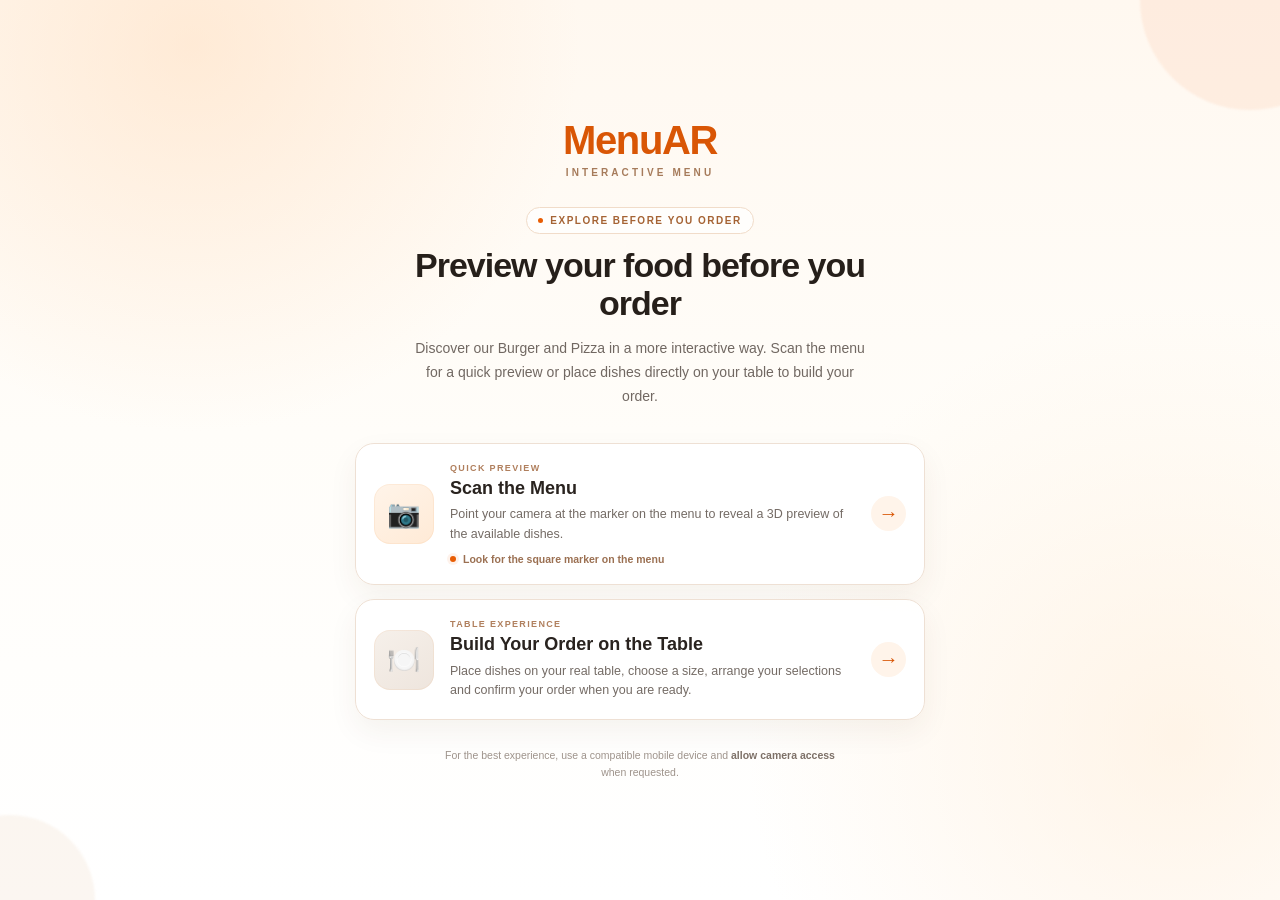
<file: index.html>
<!DOCTYPE html>
<html lang="en">

<head>

    <meta charset="UTF-8">

    <meta
        name="viewport"
        content="width=device-width, initial-scale=1.0"
    >

    <meta
        name="theme-color"
        content="#fffaf4"
    >

    <title>MenuAR | Interactive Menu</title>


    <link
        rel="stylesheet"
        href="css/style.css"
    >


    <style>

        /* ==================================
           HOME PAGE
           ================================== */

        body {

            margin: 0;

            background:
                #fffaf4;

        }


        .restaurant-home {

            position: relative;

            min-height: 100vh;

            display: flex;
            justify-content: center;
            align-items: center;

            box-sizing: border-box;

            padding:
                42px
                20px;

            overflow: hidden;

            background:

                radial-gradient(
                    circle at 15% 5%,
                    rgba(
                        255,
                        215,
                        177,
                        0.42
                    ),
                    transparent 28%
                ),

                radial-gradient(
                    circle at 92% 82%,
                    rgba(
                        255,
                        236,
                        214,
                        0.55
                    ),
                    transparent 31%
                ),

                linear-gradient(
                    180deg,
                    #fff8f0 0%,
                    #fffdf9 48%,
                    #ffffff 100%
                );

        }


        /* Decorative soft circles */

        .restaurant-home::before,
        .restaurant-home::after {

            content: "";

            position: absolute;

            border-radius: 50%;

            pointer-events: none;

            filter: blur(1px);

        }


        .restaurant-home::before {

            width: 220px;
            height: 220px;

            top: -110px;
            right: -80px;

            background:
                rgba(
                    232,
                    93,
                    4,
                    0.07
                );

        }


        .restaurant-home::after {

            width: 170px;
            height: 170px;

            bottom: -85px;
            left: -75px;

            background:
                rgba(
                    197,
                    139,
                    85,
                    0.08
                );

        }


        .restaurant-home .hero {

            position: relative;

            z-index: 2;

            width: 100%;
            max-width: 570px;

            text-align: center;

        }


        /* ==================================
           BRAND
           ================================== */

        .restaurant-wordmark {

            margin-bottom: 29px;

            animation:
                homeFadeDown
                480ms
                ease-out
                both;

        }


        .restaurant-wordmark h1 {

            margin: 0;

            color:
                #d95605;

            font-size:
                40px;

            font-weight:
                850;

            line-height:
                1;

            letter-spacing:
                -1.4px;

        }


        .restaurant-wordmark p {

            margin:
                7px
                0
                0;

            color:
                #a67b5b;

            font-size:
                10px;

            font-weight:
                800;

            letter-spacing:
                3.1px;

            text-transform:
                uppercase;

        }


        /* ==================================
           HERO INTRO
           ================================== */

        .restaurant-eyebrow {

            display: inline-flex;

            align-items: center;
            justify-content: center;

            gap: 7px;

            margin:
                0
                0
                12px;

            padding:
                7px
                11px;

            border:
                1px solid
                #f1dcc9;

            border-radius:
                999px;

            background:
                rgba(
                    255,
                    255,
                    255,
                    0.75
                );

            color:
                #a56334;

            font-size:
                10px;

            font-weight:
                800;

            letter-spacing:
                1.5px;

            text-transform:
                uppercase;

            animation:
                homeFadeUp
                460ms
                90ms
                ease-out
                both;

        }


        .restaurant-eyebrow-dot {

            width: 5px;
            height: 5px;

            border-radius:
                50%;

            background:
                #e85d04;

        }


        .restaurant-heading {

            max-width:
                520px;

            margin:
                0 auto
                15px;

            color:
                #261f1a;

            font-size:
                34px;

            font-weight:
                800;

            line-height:
                1.12;

            letter-spacing:
                -1px;

            animation:
                homeFadeUp
                460ms
                140ms
                ease-out
                both;

        }


        .restaurant-description {

            max-width:
                450px;

            margin:
                0 auto
                34px;

            color:
                #716862;

            font-size:
                14px;

            line-height:
                1.7;

            animation:
                homeFadeUp
                460ms
                190ms
                ease-out
                both;

        }


        /* ==================================
           EXPERIENCE OPTIONS
           ================================== */

        .restaurant-modes {

            display: flex;
            flex-direction: column;

            gap:
                14px;

        }


        .restaurant-card {

            position:
                relative;

            width:
                100%;

            box-sizing:
                border-box;

            display:
                flex;

            align-items:
                center;

            gap:
                16px;

            padding:
                19px
                18px;

            overflow:
                hidden;

            border:
                1px solid
                #eee0d4;

            border-radius:
                19px;

            background:
                rgba(
                    255,
                    255,
                    255,
                    0.92
                );

            color:
                #25211e;

            text-decoration:
                none;

            text-align:
                left;

            box-shadow:
                0 12px 30px
                rgba(
                    79,
                    45,
                    18,
                    0.06
                );

            backdrop-filter:
                blur(12px);

            -webkit-backdrop-filter:
                blur(12px);

            transition:
                transform 200ms ease,
                border-color 200ms ease,
                box-shadow 200ms ease,
                background-color 200ms ease;

        }


        .restaurant-card::before {

            content: "";

            position:
                absolute;

            top: 0;
            left: 0;

            width:
                4px;

            height:
                100%;

            background:
                #e85d04;

            opacity:
                0;

            transition:
                opacity 200ms ease;

        }


        .restaurant-card:nth-child(1) {

            animation:
                homeCardReveal
                520ms
                250ms
                ease-out
                both;

        }


        .restaurant-card:nth-child(2) {

            animation:
                homeCardReveal
                520ms
                330ms
                ease-out
                both;

        }


        .restaurant-card:active {

            transform:
                scale(0.985);

        }


        /* ==================================
           CARD ICON
           ================================== */

        .experience-label {

            width:
                60px;

            height:
                60px;

            flex-shrink:
                0;

            display:
                flex;

            justify-content:
                center;

            align-items:
                center;

            border-radius:
                16px;

            background:
                linear-gradient(
                    145deg,
                    #fff4e9,
                    #ffead6
                );

            box-shadow:
                inset
                0
                0
                0
                1px
                rgba(
                    226,
                    125,
                    48,
                    0.08
                );

            font-size:
                27px;

        }


        .restaurant-card:nth-child(2)
        .experience-label {

            background:
                linear-gradient(
                    145deg,
                    #f6f0ea,
                    #eee5dd
                );

        }


        /* ==================================
           CARD CONTENT
           ================================== */

        .experience-content {

            flex:
                1;

            min-width:
                0;

        }


        .experience-small {

            display:
                block;

            margin-bottom:
                4px;

            color:
                #b07f5d;

            font-size:
                9px;

            font-weight:
                800;

            letter-spacing:
                1.35px;

            text-transform:
                uppercase;

        }


        .experience-content h2 {

            margin:
                0
                0
                6px;

            color:
                #29231f;

            font-size:
                18px;

            font-weight:
                800;

            line-height:
                1.25;

        }


        .experience-content p {

            margin:
                0;

            color:
                #746b65;

            font-size:
                12.5px;

            line-height:
                1.55;

        }


        /* ==================================
           MARKER TIP
           ================================== */

        .marker-hint {

            display:
                flex;

            align-items:
                center;

            gap:
                7px;

            margin-top:
                9px;

            color:
                #9b7052;

            font-size:
                10.5px;

            font-weight:
                650;

        }


        .marker-hint-dot {

            width:
                6px;

            height:
                6px;

            flex-shrink:
                0;

            border-radius:
                50%;

            background:
                #e85d04;

            box-shadow:
                0 0 0 3px
                rgba(
                    232,
                    93,
                    4,
                    0.08
                );

        }


        /* ==================================
           CARD ARROW
           ================================== */

        .restaurant-arrow {

            width:
                35px;

            height:
                35px;

            flex-shrink:
                0;

            display:
                flex;

            align-items:
                center;

            justify-content:
                center;

            border-radius:
                50%;

            background:
                #fff4ea;

            color:
                #d95605;

            font-size:
                20px;

            font-weight:
                700;

            transition:
                transform 180ms ease,
                background-color 180ms ease;

        }


        /* ==================================
           FOOTER NOTE
           ================================== */

        .restaurant-note {

            max-width:
                390px;

            margin:
                27px auto
                0;

            color:
                #9e938b;

            font-size:
                10.5px;

            line-height:
                1.55;

            animation:
                homeFadeUp
                450ms
                420ms
                ease-out
                both;

        }


        .restaurant-note strong {

            color:
                #7d7067;

            font-weight:
                700;

        }


        /* ==================================
           HOVER
           ================================== */

        @media
        (hover: hover)
        and
        (pointer: fine) {

            .restaurant-card:hover {

                transform:
                    translateY(-4px);

                border-color:
                    #e7c4a8;

                background:
                    #ffffff;

                box-shadow:
                    0 17px 38px
                    rgba(
                        79,
                        45,
                        18,
                        0.10
                    );

            }


            .restaurant-card:hover::before {

                opacity:
                    1;

            }


            .restaurant-card:hover
            .restaurant-arrow {

                transform:
                    translateX(3px);

                background:
                    #ffe9d7;

            }

        }


        /* ==================================
           SMALL PHONE
           ================================== */

        @media
        (max-width: 480px) {

            .restaurant-home {

                align-items:
                    flex-start;

                padding:
                    28px
                    15px
                    26px;

            }


            .restaurant-wordmark {

                margin-bottom:
                    24px;

            }


            .restaurant-wordmark h1 {

                font-size:
                    36px;

            }


            .restaurant-heading {

                max-width:
                    350px;

                font-size:
                    29px;

                letter-spacing:
                    -0.7px;

            }


            .restaurant-description {

                max-width:
                    350px;

                margin-bottom:
                    27px;

                font-size:
                    13px;

                line-height:
                    1.6;

            }


            .restaurant-eyebrow {

                padding:
                    6px
                    10px;

                font-size:
                    9px;

            }


            .restaurant-card {

                gap:
                    13px;

                padding:
                    16px
                    14px;

                border-radius:
                    16px;

            }


            .experience-label {

                width:
                    52px;

                height:
                    52px;

                border-radius:
                    14px;

                font-size:
                    23px;

            }


            .experience-content h2 {

                font-size:
                    16px;

            }


            .experience-content p {

                font-size:
                    11.5px;

            }


            .experience-small {

                font-size:
                    8.5px;

            }


            .marker-hint {

                margin-top:
                    7px;

                font-size:
                    9.5px;

                line-height:
                    1.4;

            }


            .restaurant-arrow {

                width:
                    31px;

                height:
                    31px;

                font-size:
                    18px;

            }


            .restaurant-note {

                margin-top:
                    23px;

                font-size:
                    10px;

            }

        }


        /* ==================================
           VERY SMALL PHONE
           ================================== */

        @media
        (max-width: 360px) {

            .restaurant-card {

                align-items:
                    flex-start;

            }


            .experience-label {

                width:
                    47px;

                height:
                    47px;

                font-size:
                    21px;

            }


            .restaurant-arrow {

                width:
                    28px;

                height:
                    28px;

                font-size:
                    16px;

            }


            .restaurant-heading {

                font-size:
                    27px;

            }

        }


        /* ==================================
           ANIMATIONS
           ================================== */

        @keyframes homeFadeDown {

            from {

                opacity:
                    0;

                transform:
                    translateY(-11px);

            }


            to {

                opacity:
                    1;

                transform:
                    translateY(0);

            }

        }


        @keyframes homeFadeUp {

            from {

                opacity:
                    0;

                transform:
                    translateY(13px);

            }


            to {

                opacity:
                    1;

                transform:
                    translateY(0);

            }

        }


        @keyframes homeCardReveal {

            from {

                opacity:
                    0;

                transform:
                    translateY(18px)
                    scale(0.985);

            }


            to {

                opacity:
                    1;

                transform:
                    translateY(0)
                    scale(1);

            }

        }


        /* ==================================
           REDUCED MOTION
           ================================== */

        @media
        (prefers-reduced-motion: reduce) {

            .restaurant-wordmark,
            .restaurant-eyebrow,
            .restaurant-heading,
            .restaurant-description,
            .restaurant-card,
            .restaurant-note {

                animation:
                    none;

            }


            .restaurant-card,
            .restaurant-arrow {

                transition:
                    none;

            }

        }

    </style>

</head>


<body>


    <main class="restaurant-home">


        <section class="hero">


            <!-- =================================
                 BRAND
                 ================================= -->

            <div class="restaurant-wordmark">

                <h1>
                    MenuAR
                </h1>

                <p>
                    Interactive Menu
                </p>

            </div>



            <!-- =================================
                 INTRODUCTION
                 ================================= -->

            <div class="restaurant-eyebrow">

                <span class="restaurant-eyebrow-dot">
                </span>

                Explore before you order

            </div>


            <h2 class="restaurant-heading">
                Preview your food before you order
            </h2>


            <p class="restaurant-description">

                Discover our Burger and Pizza in a more
                interactive way. Scan the menu for a quick
                preview or place dishes directly on your
                table to build your order.

            </p>



            <!-- =================================
                 EXPERIENCE OPTIONS
                 ================================= -->

            <div class="restaurant-modes">


                <!-- =============================
                     SCAN MENU
                     ============================= -->

                <a
                    href="marker.html"
                    class="restaurant-card"
                    aria-label="Scan the menu to preview food"
                >


                    <div
                        class="experience-label"
                        aria-hidden="true"
                    >
                        📷
                    </div>


                    <div class="experience-content">


                        <span class="experience-small">
                            Quick Preview
                        </span>


                        <h2>
                            Scan the Menu
                        </h2>


                        <p>

                            Point your camera at the marker
                            on the menu to reveal a 3D preview
                            of the available dishes.

                        </p>


                        <div class="marker-hint">

                            <span class="marker-hint-dot">
                            </span>

                            Look for the square marker on the menu

                        </div>


                    </div>


                    <span
                        class="restaurant-arrow"
                        aria-hidden="true"
                    >
                        →
                    </span>


                </a>



                <!-- =============================
                     TABLE EXPERIENCE
                     ============================= -->

                <a
                    href="markerless.html"
                    class="restaurant-card"
                    aria-label="Preview food and build your order on the table"
                >


                    <div
                        class="experience-label"
                        aria-hidden="true"
                    >
                        🍽️
                    </div>


                    <div class="experience-content">


                        <span class="experience-small">
                            Table Experience
                        </span>


                        <h2>
                            Build Your Order on the Table
                        </h2>


                        <p>

                            Place dishes on your real table,
                            choose a size, arrange your selections
                            and confirm your order when you are ready.

                        </p>


                    </div>


                    <span
                        class="restaurant-arrow"
                        aria-hidden="true"
                    >
                        →
                    </span>


                </a>


            </div>



            <!-- =================================
                 DEVICE NOTE
                 ================================= -->

            <p class="restaurant-note">

                For the best experience, use a compatible
                mobile device and <strong>allow camera access</strong>
                when requested.

            </p>


        </section>


    </main>


</body>

</html>
</file>
<file: css/style.css>
/* =========================================
   MENUAR - GLOBAL RESET
   ========================================= */

* {
    margin: 0;
    padding: 0;
    box-sizing: border-box;
}


html {
    font-family:
        Arial,
        Helvetica,
        sans-serif;
}


body {
    min-height: 100vh;

    background:
        linear-gradient(
            145deg,
            #fffaf4 0%,
            #ffffff 50%,
            #fff5e8 100%
        );

    color: #222222;
}


/* =========================================
   HOME PAGE
   ========================================= */

.home-page {
    min-height: 100vh;

    display: flex;
    justify-content: center;
    align-items: center;

    padding: 30px 20px;
}


.hero {
    width: 100%;
    max-width: 520px;

    text-align: center;
}


/* =========================================
   BRAND
   ========================================= */

.brand {
    display: flex;
    justify-content: center;
    align-items: center;

    gap: 10px;

    margin-bottom: 10px;
}


.brand-icon {
    font-size: 32px;
}


.brand h1 {
    font-size: 42px;
    font-weight: 800;

    letter-spacing: -1px;

    color: #e85d04;
}


/* =========================================
   INTRO TEXT
   ========================================= */

.tagline {
    margin-bottom: 12px;

    font-size: 20px;
    font-weight: 600;
}


.description {
    max-width: 430px;

    margin: 0 auto 35px;

    font-size: 15px;
    line-height: 1.6;

    color: #666666;
}


/* =========================================
   HOME MODE CARDS
   ========================================= */

.mode-container {
    display: flex;
    flex-direction: column;

    gap: 16px;
}


.mode-card {
    width: 100%;

    display: flex;
    align-items: center;

    gap: 16px;

    padding: 20px;

    background-color: #ffffff;

    border: 1px solid #eeeeee;
    border-radius: 16px;

    text-decoration: none;

    color: #222222;

    box-shadow:
        0 8px 24px
        rgba(0, 0, 0, 0.06);

    transition:
        transform 0.2s ease,
        box-shadow 0.2s ease,
        border-color 0.2s ease;
}


.mode-card:hover {
    transform: translateY(-2px);

    border-color: #f3b27c;

    box-shadow:
        0 12px 28px
        rgba(0, 0, 0, 0.10);
}


.mode-card:active {
    transform: scale(0.98);
}


.mode-icon {
    width: 55px;
    height: 55px;

    flex-shrink: 0;

    display: flex;
    justify-content: center;
    align-items: center;

    background-color: #fff2e5;

    border-radius: 14px;

    font-size: 27px;
}


.mode-content {
    flex: 1;

    text-align: left;
}


.mode-content h2 {
    margin-bottom: 6px;

    font-size: 17px;
    font-weight: 700;
}


.mode-content p {
    font-size: 13px;
    line-height: 1.5;

    color: #777777;
}


.arrow {
    font-size: 23px;
    font-weight: 600;

    color: #e85d04;
}


.device-note {
    margin-top: 28px;

    font-size: 12px;

    color: #999999;
}


/* =========================================
   SHARED AR HEADER
   ========================================= */

.ar-header {
    min-height: 75px;

    display: flex;
    align-items: center;

    gap: 16px;

    padding: 15px 20px;

    background-color: #ffffff;

    border-bottom: 1px solid #eeeeee;
}


.ar-header h1 {
    margin-bottom: 3px;

    font-size: 19px;
    font-weight: 700;
}


.ar-header p {
    font-size: 12px;

    color: #777777;
}


.back-button {
    width: 42px;
    height: 42px;

    flex-shrink: 0;

    display: flex;
    justify-content: center;
    align-items: center;

    border-radius: 12px;

    background-color: #fff2e5;

    color: #e85d04;

    font-size: 23px;

    text-decoration: none;
}


/* =========================================
   SHARED AR CONTROLS
   ========================================= */

.ar-controls {
    padding: 20px;

    background-color: #ffffff;
}


.control-label {
    margin-bottom: 10px;

    font-size: 13px;
    font-weight: 700;

    color: #555555;
}


.food-selector {
    display: grid;

    grid-template-columns:
        1fr 1fr;

    gap: 10px;
}


.food-button {
    min-height: 48px;

    padding: 8px 12px;

    border:
        1px solid #dddddd;

    border-radius: 12px;

    background-color: #ffffff;

    color: #333333;

    font-size: 14px;
    font-weight: 600;

    cursor: pointer;
}


.food-button.active {
    border-color: #e85d04;

    background-color: #fff2e5;

    color: #d95400;
}


/* =========================================
   STATUS / INSTRUCTION FEEDBACK
   ========================================= */

.instruction,
.status-message {
    margin-top: 15px;

    padding: 12px;

    border-radius: 10px;

    background-color: #fff8f1;

    font-size: 12px;
    line-height: 1.5;

    color: #666666;
}


.status-message {
    margin-top: 0;
    margin-bottom: 16px;

    text-align: center;

    color: #d95400;
}


/* =========================================
   INTERACTION CONTROLS
   ========================================= */

.interaction-controls {
    display: none;

    margin-top: 12px;
}


.interaction-controls.is-visible {
    display: block;
}


.control-row {
    display: grid;

    grid-template-columns:
        1fr 1fr;

    gap: 10px;

    margin-bottom: 10px;
}


.control-button,
.move-button,
.remove-button,
.confirm-button {
    min-height: 46px;

    border-radius: 11px;

    font-size: 13px;
    font-weight: 600;

    cursor: pointer;
}


.control-button {
    border:
        1px solid #dddddd;

    background-color: #ffffff;

    color: #333333;
}


/* =========================================
   MOVE
   ========================================= */

.move-button {
    width: 100%;

    margin-top: 2px;

    border:
        1px solid #8bb5df;

    background-color: #f3f8fd;

    color: #286aa6;
}


.move-button.active {
    border-color: #286aa6;

    background-color: #e3f1ff;

    color: #174d7d;
}


/* =========================================
   REMOVE
   ========================================= */

.remove-button {
    width: 100%;

    margin-top: 10px;

    border:
        1px solid #e2aaaa;

    background-color: #fff5f5;

    color: #b83232;
}


/* =========================================
   CONFIRM
   ========================================= */

.confirm-button {
    width: 100%;

    margin-top: 10px;

    border: none;

    background-color: #e85d04;

    color: #ffffff;
}


/* =========================================
   DISABLED BUTTONS
   ========================================= */

button:disabled {
    opacity: 0.4;

    cursor: not-allowed;
}


/* =========================================
   GENERIC CAMERA PLACEHOLDER
   ========================================= */

.camera-placeholder {
    min-height: 430px;

    flex: 1;

    display: flex;
    justify-content: center;
    align-items: center;

    background:
        linear-gradient(
            135deg,
            #222222,
            #111111
        );
}


.camera-message {
    padding: 30px;

    text-align: center;

    color: #ffffff;
}


.camera-icon {
    display: block;

    margin-bottom: 15px;

    font-size: 45px;
}


.camera-message h2 {
    margin-bottom: 8px;

    font-size: 20px;
}


.camera-message p {
    max-width: 300px;

    font-size: 13px;
    line-height: 1.5;

    color: #cccccc;
}


/* =========================================
   MARKER AR
   ========================================= */

.marker-ar-page {
    width: 100%;
    height: 100vh;

    overflow: hidden;

    background-color: #000000;
}


.marker-ar-page a-scene {
    position: fixed;

    inset: 0;

    width: 100%;
    height: 100%;

    z-index: 1;
}


.marker-ui {
    position: fixed;

    inset: 0;

    z-index: 10;

    pointer-events: none;

    display: flex;
    flex-direction: column;

    justify-content: space-between;
}


.marker-ui button,
.marker-ui a {
    pointer-events: auto;
}


.marker-top-bar {
    display: flex;
    align-items: center;

    gap: 14px;

    padding:
        calc(
            12px +
            env(safe-area-inset-top)
        )
        15px
        12px;

    background:
        rgba(
            255,
            255,
            255,
            0.94
        );

    backdrop-filter: blur(8px);

    border-bottom:
        1px solid
        rgba(
            0,
            0,
            0,
            0.08
        );
}


.marker-top-bar h1 {
    margin-bottom: 3px;

    font-size: 18px;
}


.marker-top-bar p {
    font-size: 11px;

    color: #666666;
}


.marker-status-wrapper {
    display: flex;

    justify-content: center;

    padding: 15px;
}


.marker-status {
    max-width: 340px;

    padding: 10px 16px;

    border-radius: 20px;

    background:
        rgba(
            20,
            20,
            20,
            0.75
        );

    color: #ffffff;

    font-size: 12px;

    text-align: center;

    backdrop-filter: blur(5px);
}


.marker-status.detected {
    background:
        rgba(
            35,
            130,
            75,
            0.88
        );
}


.marker-control-panel {
    padding:
        16px
        16px
        calc(
            16px +
            env(safe-area-inset-bottom)
        );

    background:
        rgba(
            255,
            255,
            255,
            0.96
        );

    backdrop-filter: blur(10px);
}


/* =========================================
   MARKERLESS WEBXR
   ========================================= */

.markerless-page {
    min-height: 100vh;

    background-color: #f8f8f8;
}


.markerless-layout {
    min-height:
        calc(
            100vh - 75px
        );

    display: flex;
    flex-direction: column;
}


/* =========================================
   WEBXR VIEWPORT
   ========================================= */

.xr-viewport {
    position: relative;

    min-height: 420px;

    flex: 1;

    overflow: hidden;

    display: flex;
    justify-content: center;
    align-items: center;

    background:
        linear-gradient(
            135deg,
            #222222,
            #111111
        );
}


.xr-canvas {
    position: absolute;

    inset: 0;

    width: 100%;
    height: 100%;

    z-index: 1;
}


.xr-viewport .camera-message {
    position: relative;

    z-index: 2;
}


/* =========================================
   START AR
   ========================================= */

.start-ar-button {
    min-width: 170px;

    margin-top: 20px;

    padding: 14px 22px;

    border: none;
    border-radius: 12px;

    background-color: #e85d04;

    color: #ffffff;

    font-size: 15px;
    font-weight: 700;

    cursor: pointer;
}


.start-ar-button:disabled {
    background-color: #888888;
}


/* =========================================
   EXIT AR
   ========================================= */

.exit-ar-button {
    display: none;

    width: 100%;

    min-height: 40px;

    margin-top: 10px;

    border:
        1px solid #dddddd;

    border-radius: 10px;

    background-color: #ffffff;

    color: #555555;

    font-size: 12px;
    font-weight: 600;

    cursor: pointer;
}


/* =========================================
   WEBXR DOM OVERLAY
   ========================================= */

body:xr-overlay,
body.xr-session-active {
    background-color: transparent;
}


/* Hide normal webpage header */

body:xr-overlay .ar-header,
body.xr-session-active .ar-header {
    display: none;
}


/* Hide normal Start AR introduction */

body:xr-overlay #xrIntro,
body.xr-session-active #xrIntro {
    display: none;
}


body:xr-overlay .markerless-layout,
body.xr-session-active .markerless-layout {
    min-height: 100vh;
}


/* Camera / WebXR world occupies screen */

body:xr-overlay .xr-viewport,
body.xr-session-active .xr-viewport {
    position: fixed;

    inset: 0;

    min-height: 100vh;

    background: transparent;

    pointer-events: none;
}


/* =========================================
   COMPACT XR CONTROL PANEL
   ========================================= */

body:xr-overlay .ar-controls,
body.xr-session-active .ar-controls {
    position: fixed;

    left: 12px;
    right: 12px;

    bottom:
        calc(
            12px +
            env(safe-area-inset-bottom)
        );

    z-index: 100;

    max-width: 620px;

    max-height: 48vh;

    margin: 0 auto;

    padding: 12px;

    overflow-y: auto;

    border-radius: 16px;

    background:
        rgba(
            255,
            255,
            255,
            0.94
        );

    backdrop-filter: blur(8px);

    box-shadow:
        0 8px 30px
        rgba(
            0,
            0,
            0,
            0.15
        );
}


body:xr-overlay .status-message,
body.xr-session-active .status-message {
    margin-bottom: 9px;

    padding: 8px 10px;

    font-size: 11px;
}


body:xr-overlay .control-label,
body.xr-session-active .control-label {
    display: none;
}


body:xr-overlay .food-button,
body.xr-session-active .food-button {
    min-height: 40px;

    font-size: 13px;
}


/* Manipulation panel is compact in XR */

body:xr-overlay
.interaction-controls.is-visible,

body.xr-session-active
.interaction-controls.is-visible {
    display: block;

    margin-top: 8px;
}


body:xr-overlay .control-row,
body.xr-session-active .control-row {
    gap: 7px;

    margin-bottom: 7px;
}


body:xr-overlay .control-button,
body:xr-overlay .move-button,
body:xr-overlay .remove-button,
body:xr-overlay .confirm-button,

body.xr-session-active .control-button,
body.xr-session-active .move-button,
body.xr-session-active .remove-button,
body.xr-session-active .confirm-button {
    min-height: 38px;

    font-size: 12px;
}


body:xr-overlay .remove-button,
body:xr-overlay .confirm-button,

body.xr-session-active .remove-button,
body.xr-session-active .confirm-button {
    margin-top: 7px;
}


body:xr-overlay .exit-ar-button,
body.xr-session-active .exit-ar-button {
    display: block;
}


/* =========================================
   MOBILE HOME
   ========================================= */

@media (
    max-width: 480px
) {

    .home-page {
        padding: 25px 16px;
    }


    .brand h1 {
        font-size: 36px;
    }


    .tagline {
        font-size: 18px;
    }


    .description {
        margin-bottom: 28px;

        font-size: 14px;
    }


    .mode-card {
        padding: 17px;
    }


    .mode-icon {
        width: 48px;
        height: 48px;

        font-size: 23px;
    }


    .mode-content h2 {
        font-size: 16px;
    }

}


/* =========================================
   LARGER SCREENS
   ========================================= */

@media (
    min-width: 700px
) {

    .marker-control-panel {
        width: 520px;

        margin:
            0 auto
            18px;

        border-radius: 18px;
    }

}


@media (
    min-width: 800px
) {

    .markerless-layout {
        max-width: 700px;

        margin: 0 auto;
    }

}
</file>
